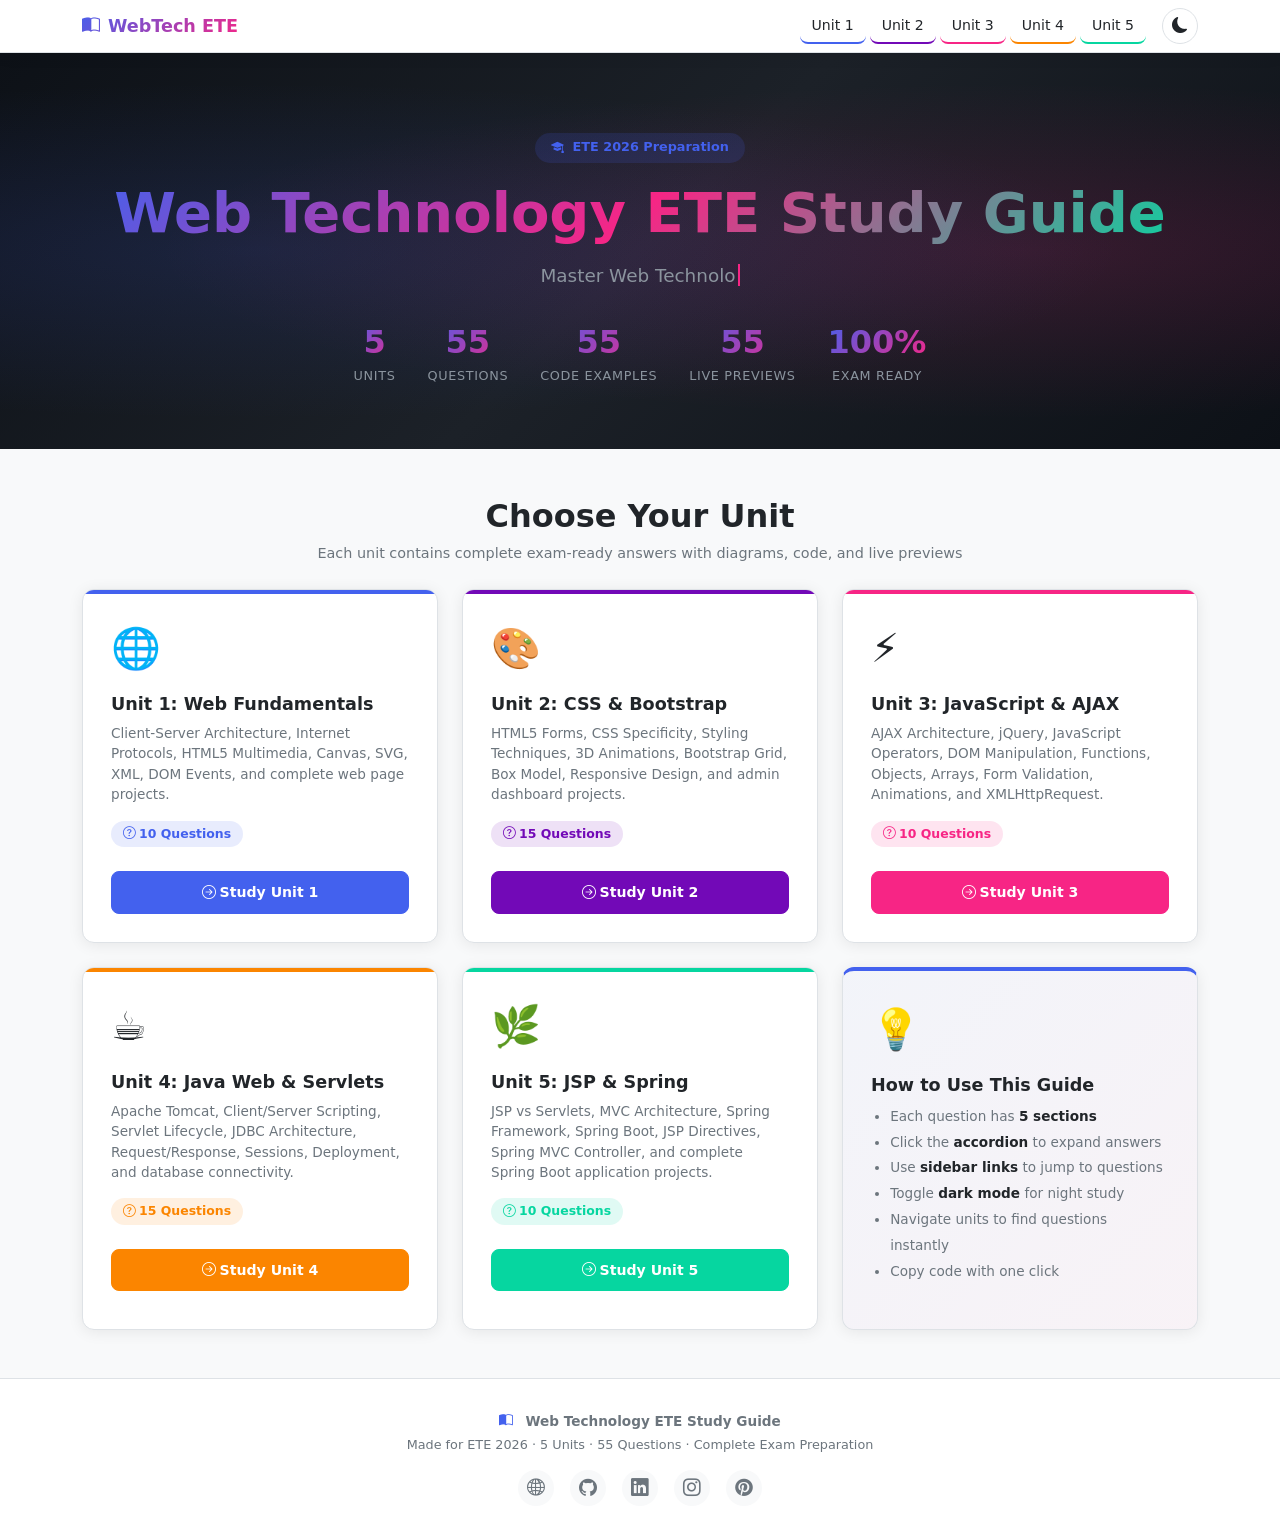
<file: index.html>
<!DOCTYPE html>
<html lang="en">
<head>
  <meta charset="UTF-8">
  <meta name="viewport" content="width=device-width, initial-scale=1.0">
  <title>Web Technology ETE Study Guide</title>
  <link rel="stylesheet" href="https://cdn.jsdelivr.net/npm/bootstrap@5.3.3/dist/css/bootstrap.min.css">
  <link rel="stylesheet" href="https://cdn.jsdelivr.net/npm/bootstrap-icons@1.11.3/font/bootstrap-icons.min.css">
  <link rel="stylesheet" href="assets/css/style.css">
</head>
<body>

<div id="progress-bar"></div>

<!-- Navbar -->
<nav class="navbar navbar-expand-lg sticky-top main-navbar">
  <div class="container">
    <a class="navbar-brand" href="index.html">
      <i class="bi bi-book-half me-2"></i>WebTech ETE
    </a>
    <button class="navbar-toggler border-0" type="button" data-bs-toggle="collapse" data-bs-target="#mainNav">
      <span class="navbar-toggler-icon"></span>
    </button>
    <div class="collapse navbar-collapse" id="mainNav">
      <ul class="navbar-nav ms-auto align-items-center gap-1 mb-2 mb-lg-0">
        <li class="nav-item"><a class="nav-link u1" href="unit1/index.html">Unit 1</a></li>
        <li class="nav-item"><a class="nav-link u2" href="unit2/index.html">Unit 2</a></li>
        <li class="nav-item"><a class="nav-link u3" href="unit3/index.html">Unit 3</a></li>
        <li class="nav-item"><a class="nav-link u4" href="unit4/index.html">Unit 4</a></li>
        <li class="nav-item"><a class="nav-link u5" href="unit5/index.html">Unit 5</a></li>
      </ul>
    </div>
    <button id="theme-toggle" class="ms-3">
      <i class="bi bi-moon-fill"></i>
    </button>
  </div>
</nav>

<!-- Hero -->
<section class="hero-section">
  <div class="container position-relative">
    <div class="mb-3">
      <span class="badge rounded-pill px-3 py-2" style="background:rgba(67,97,238,0.15);color:#4361ee;font-size:0.8rem;">
        <i class="bi bi-mortarboard-fill me-1"></i> ETE 2026 Preparation
      </span>
    </div>
    <h1 class="hero-title mb-3">Web Technology ETE Study Guide</h1>
    <p class="hero-subtitle mb-4">
      <span id="typewriter"></span><span class="cursor-blink"></span>
    </p>

    <!-- Stats -->
    <div class="stats-bar mt-4">
      <div class="stat-item">
        <div class="stat-number">5</div>
        <div class="stat-label">Units</div>
      </div>
      <div class="stat-item">
        <div class="stat-number">55</div>
        <div class="stat-label">Questions</div>
      </div>
      <div class="stat-item">
        <div class="stat-number">55</div>
        <div class="stat-label">Code Examples</div>
      </div>
      <div class="stat-item">
        <div class="stat-number">55</div>
        <div class="stat-label">Live Previews</div>
      </div>
      <div class="stat-item">
        <div class="stat-number">100%</div>
        <div class="stat-label">Exam Ready</div>
      </div>
    </div>
  </div>
</section>

<!-- Unit Cards -->
<section class="unit-cards-section">
  <div class="container">
    <h2 class="text-center fw-bold mb-2" style="color:var(--text-primary)">Choose Your Unit</h2>
    <p class="text-center mb-4" style="color:var(--text-secondary);font-size:0.9rem;">Each unit contains complete exam-ready answers with diagrams, code, and live previews</p>
    <div class="row g-4">

      <!-- Unit 1 -->
      <div class="col-sm-6 col-xl-4">
        <div class="unit-card u1">
          <span class="unit-icon">🌐</span>
          <h3>Unit 1: Web Fundamentals</h3>
          <p>Client-Server Architecture, Internet Protocols, HTML5 Multimedia, Canvas, SVG, XML, DOM Events, and complete web page projects.</p>
          <span class="unit-q-count"><i class="bi bi-question-circle me-1"></i>10 Questions</span>
          <br>
          <a href="unit1/index.html" class="btn btn-study mt-2">
            <i class="bi bi-arrow-right-circle me-1"></i>Study Unit 1
          </a>
        </div>
      </div>

      <!-- Unit 2 -->
      <div class="col-sm-6 col-xl-4">
        <div class="unit-card u2">
          <span class="unit-icon">🎨</span>
          <h3>Unit 2: CSS & Bootstrap</h3>
          <p>HTML5 Forms, CSS Specificity, Styling Techniques, 3D Animations, Bootstrap Grid, Box Model, Responsive Design, and admin dashboard projects.</p>
          <span class="unit-q-count"><i class="bi bi-question-circle me-1"></i>15 Questions</span>
          <br>
          <a href="unit2/index.html" class="btn btn-study mt-2">
            <i class="bi bi-arrow-right-circle me-1"></i>Study Unit 2
          </a>
        </div>
      </div>

      <!-- Unit 3 -->
      <div class="col-sm-6 col-xl-4">
        <div class="unit-card u3">
          <span class="unit-icon">⚡</span>
          <h3>Unit 3: JavaScript & AJAX</h3>
          <p>AJAX Architecture, jQuery, JavaScript Operators, DOM Manipulation, Functions, Objects, Arrays, Form Validation, Animations, and XMLHttpRequest.</p>
          <span class="unit-q-count"><i class="bi bi-question-circle me-1"></i>10 Questions</span>
          <br>
          <a href="unit3/index.html" class="btn btn-study mt-2">
            <i class="bi bi-arrow-right-circle me-1"></i>Study Unit 3
          </a>
        </div>
      </div>

      <!-- Unit 4 -->
      <div class="col-sm-6 col-xl-4">
        <div class="unit-card u4">
          <span class="unit-icon">☕</span>
          <h3>Unit 4: Java Web & Servlets</h3>
          <p>Apache Tomcat, Client/Server Scripting, Servlet Lifecycle, JDBC Architecture, Request/Response, Sessions, Deployment, and database connectivity.</p>
          <span class="unit-q-count"><i class="bi bi-question-circle me-1"></i>15 Questions</span>
          <br>
          <a href="unit4/index.html" class="btn btn-study mt-2">
            <i class="bi bi-arrow-right-circle me-1"></i>Study Unit 4
          </a>
        </div>
      </div>

      <!-- Unit 5 -->
      <div class="col-sm-6 col-xl-4">
        <div class="unit-card u5">
          <span class="unit-icon">🌿</span>
          <h3>Unit 5: JSP & Spring</h3>
          <p>JSP vs Servlets, MVC Architecture, Spring Framework, Spring Boot, JSP Directives, Spring MVC Controller, and complete Spring Boot application projects.</p>
          <span class="unit-q-count"><i class="bi bi-question-circle me-1"></i>10 Questions</span>
          <br>
          <a href="unit5/index.html" class="btn btn-study mt-2">
            <i class="bi bi-arrow-right-circle me-1"></i>Study Unit 5
          </a>
        </div>
      </div>

      <!-- Quick Tips card -->
      <div class="col-sm-6 col-xl-4">
        <div class="unit-card" style="border-top: 4px solid #4361ee; background: linear-gradient(135deg, rgba(67,97,238,0.03), rgba(247,37,133,0.03));">
          <span class="unit-icon">💡</span>
          <h3>How to Use This Guide</h3>
          <ul style="font-size:0.85rem;color:var(--text-secondary);padding-left:1.2rem;line-height:1.9;">
            <li>Each question has <strong style="color:var(--text-primary)">5 sections</strong></li>
            <li>Click the <strong style="color:var(--text-primary)">accordion</strong> to expand answers</li>
            <li>Use <strong style="color:var(--text-primary)">sidebar links</strong> to jump to questions</li>
            <li>Toggle <strong style="color:var(--text-primary)">dark mode</strong> for night study</li>
            <li>Navigate units to find questions instantly</li>
            <li>Copy code with one click</li>
          </ul>
        </div>
      </div>

    </div>
  </div>
</section>


<!-- Footer -->
<footer class="main-footer">
  <div class="container">
    <p class="mb-1">
      <i class="bi bi-book-half me-2" style="color:#4361ee;"></i>
      <strong>Web Technology ETE Study Guide</strong>
    </p>
    <p class="mb-0" style="font-size:0.8rem;">Made for ETE 2026 · 5 Units · 55 Questions · Complete Exam Preparation</p>
    <div class="footer-social-links mt-3">
      <a href="https://www.sandeepp.in" target="_blank" rel="noopener" title="Website"><i class="bi bi-globe2"></i></a>
      <a href="https://github.com/simplysandeepp" target="_blank" rel="noopener" title="GitHub"><i class="bi bi-github"></i></a>
      <a href="https://www.linkedin.com/in/simplysandeepp/" target="_blank" rel="noopener" title="LinkedIn"><i class="bi bi-linkedin"></i></a>
      <a href="https://www.instagram.com/simplysandeepp" target="_blank" rel="noopener" title="Instagram"><i class="bi bi-instagram"></i></a>
      <a href="https://in.pinterest.com/simplysandeepp/" target="_blank" rel="noopener" title="Pinterest"><i class="bi bi-pinterest"></i></a>
    </div>
  </div>
</footer>

<button id="back-to-top" title="Back to top">
  <i class="bi bi-arrow-up"></i>
</button>

<script src="https://cdn.jsdelivr.net/npm/bootstrap@5.3.3/dist/js/bootstrap.bundle.min.js"></script>
<script src="assets/js/main.js"></script>
</body>
</html>
</file>
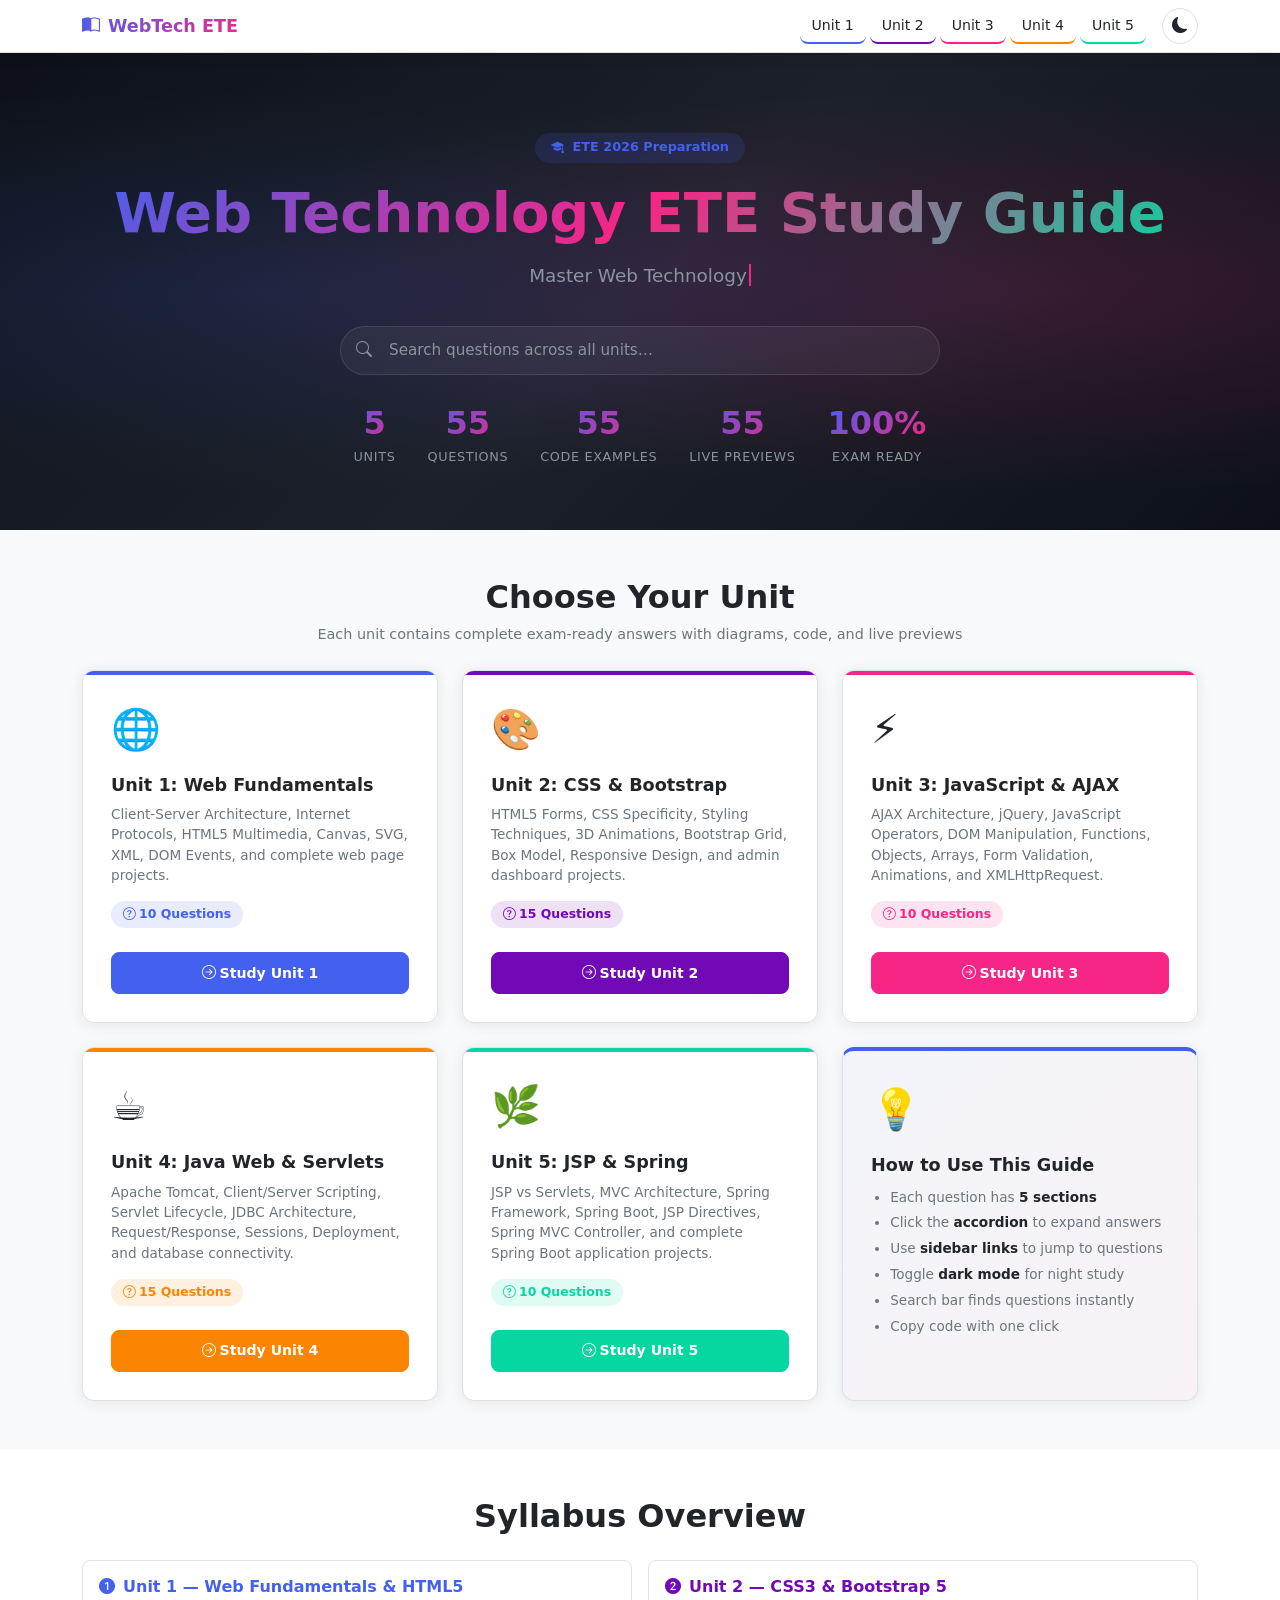
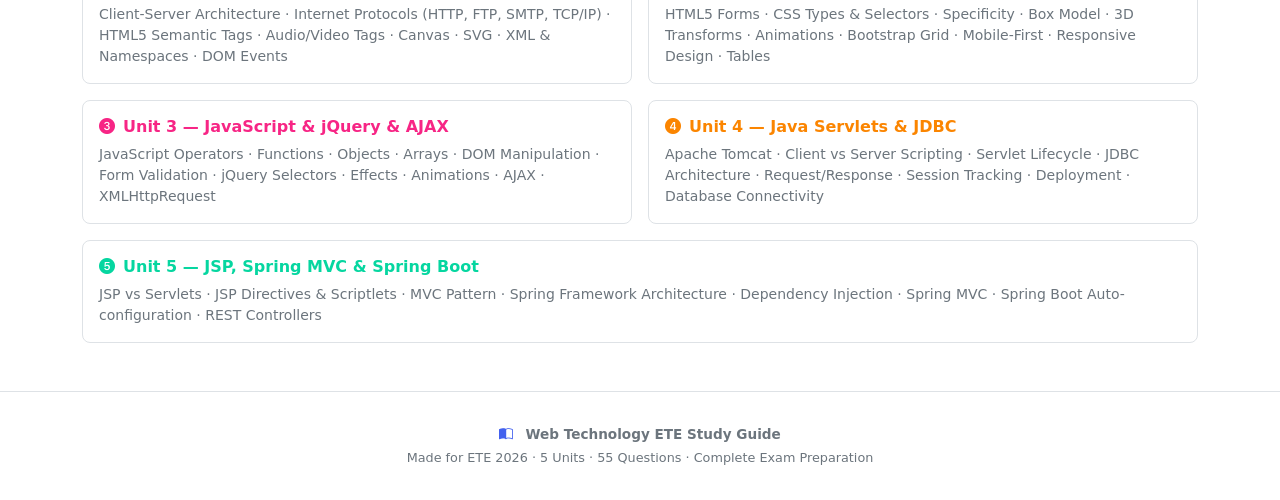
<file: web-tech-guide/index.html>
<!DOCTYPE html>
<html lang="en">
<head>
  <meta charset="UTF-8">
  <meta name="viewport" content="width=device-width, initial-scale=1.0">
  <title>Web Technology ETE Study Guide</title>
  <link rel="stylesheet" href="https://cdn.jsdelivr.net/npm/bootstrap@5.3.3/dist/css/bootstrap.min.css">
  <link rel="stylesheet" href="https://cdn.jsdelivr.net/npm/bootstrap-icons@1.11.3/font/bootstrap-icons.min.css">
  <link rel="stylesheet" href="assets/css/style.css">
</head>
<body>

<div id="progress-bar"></div>

<!-- Navbar -->
<nav class="navbar navbar-expand-lg sticky-top main-navbar">
  <div class="container">
    <a class="navbar-brand" href="index.html">
      <i class="bi bi-book-half me-2"></i>WebTech ETE
    </a>
    <button class="navbar-toggler border-0" type="button" data-bs-toggle="collapse" data-bs-target="#mainNav">
      <span class="navbar-toggler-icon"></span>
    </button>
    <div class="collapse navbar-collapse" id="mainNav">
      <ul class="navbar-nav ms-auto align-items-center gap-1 mb-2 mb-lg-0">
        <li class="nav-item"><a class="nav-link u1" href="unit1/index.html">Unit 1</a></li>
        <li class="nav-item"><a class="nav-link u2" href="unit2/index.html">Unit 2</a></li>
        <li class="nav-item"><a class="nav-link u3" href="unit3/index.html">Unit 3</a></li>
        <li class="nav-item"><a class="nav-link u4" href="unit4/index.html">Unit 4</a></li>
        <li class="nav-item"><a class="nav-link u5" href="unit5/index.html">Unit 5</a></li>
      </ul>
    </div>
    <button id="theme-toggle" class="ms-3" onclick="toggleTheme()">
      <i class="bi bi-moon-fill"></i>
    </button>
  </div>
</nav>

<!-- Hero -->
<section class="hero-section">
  <div class="container position-relative">
    <div class="mb-3">
      <span class="badge rounded-pill px-3 py-2" style="background:rgba(67,97,238,0.15);color:#4361ee;font-size:0.8rem;">
        <i class="bi bi-mortarboard-fill me-1"></i> ETE 2026 Preparation
      </span>
    </div>
    <h1 class="hero-title mb-3">Web Technology ETE Study Guide</h1>
    <p class="hero-subtitle mb-4">
      <span id="typewriter"></span><span class="cursor-blink"></span>
    </p>

    <!-- Search -->
    <div class="search-wrapper">
      <i class="bi bi-search search-icon"></i>
      <input type="text" id="global-search" placeholder="Search questions across all units…" autocomplete="off">
      <div id="search-results" style="display:none;position:absolute;width:100%;z-index:100;"></div>
    </div>

    <!-- Stats -->
    <div class="stats-bar mt-4">
      <div class="stat-item">
        <div class="stat-number">5</div>
        <div class="stat-label">Units</div>
      </div>
      <div class="stat-item">
        <div class="stat-number">55</div>
        <div class="stat-label">Questions</div>
      </div>
      <div class="stat-item">
        <div class="stat-number">55</div>
        <div class="stat-label">Code Examples</div>
      </div>
      <div class="stat-item">
        <div class="stat-number">55</div>
        <div class="stat-label">Live Previews</div>
      </div>
      <div class="stat-item">
        <div class="stat-number">100%</div>
        <div class="stat-label">Exam Ready</div>
      </div>
    </div>
  </div>
</section>

<!-- Unit Cards -->
<section class="unit-cards-section">
  <div class="container">
    <h2 class="text-center fw-bold mb-2" style="color:var(--text-primary)">Choose Your Unit</h2>
    <p class="text-center mb-4" style="color:var(--text-secondary);font-size:0.9rem;">Each unit contains complete exam-ready answers with diagrams, code, and live previews</p>
    <div class="row g-4">

      <!-- Unit 1 -->
      <div class="col-sm-6 col-xl-4">
        <div class="unit-card u1">
          <span class="unit-icon">🌐</span>
          <h3>Unit 1: Web Fundamentals</h3>
          <p>Client-Server Architecture, Internet Protocols, HTML5 Multimedia, Canvas, SVG, XML, DOM Events, and complete web page projects.</p>
          <span class="unit-q-count"><i class="bi bi-question-circle me-1"></i>10 Questions</span>
          <br>
          <a href="unit1/index.html" class="btn btn-study mt-2">
            <i class="bi bi-arrow-right-circle me-1"></i>Study Unit 1
          </a>
        </div>
      </div>

      <!-- Unit 2 -->
      <div class="col-sm-6 col-xl-4">
        <div class="unit-card u2">
          <span class="unit-icon">🎨</span>
          <h3>Unit 2: CSS & Bootstrap</h3>
          <p>HTML5 Forms, CSS Specificity, Styling Techniques, 3D Animations, Bootstrap Grid, Box Model, Responsive Design, and admin dashboard projects.</p>
          <span class="unit-q-count"><i class="bi bi-question-circle me-1"></i>15 Questions</span>
          <br>
          <a href="unit2/index.html" class="btn btn-study mt-2">
            <i class="bi bi-arrow-right-circle me-1"></i>Study Unit 2
          </a>
        </div>
      </div>

      <!-- Unit 3 -->
      <div class="col-sm-6 col-xl-4">
        <div class="unit-card u3">
          <span class="unit-icon">⚡</span>
          <h3>Unit 3: JavaScript & AJAX</h3>
          <p>AJAX Architecture, jQuery, JavaScript Operators, DOM Manipulation, Functions, Objects, Arrays, Form Validation, Animations, and XMLHttpRequest.</p>
          <span class="unit-q-count"><i class="bi bi-question-circle me-1"></i>10 Questions</span>
          <br>
          <a href="unit3/index.html" class="btn btn-study mt-2">
            <i class="bi bi-arrow-right-circle me-1"></i>Study Unit 3
          </a>
        </div>
      </div>

      <!-- Unit 4 -->
      <div class="col-sm-6 col-xl-4">
        <div class="unit-card u4">
          <span class="unit-icon">☕</span>
          <h3>Unit 4: Java Web & Servlets</h3>
          <p>Apache Tomcat, Client/Server Scripting, Servlet Lifecycle, JDBC Architecture, Request/Response, Sessions, Deployment, and database connectivity.</p>
          <span class="unit-q-count"><i class="bi bi-question-circle me-1"></i>15 Questions</span>
          <br>
          <a href="unit4/index.html" class="btn btn-study mt-2">
            <i class="bi bi-arrow-right-circle me-1"></i>Study Unit 4
          </a>
        </div>
      </div>

      <!-- Unit 5 -->
      <div class="col-sm-6 col-xl-4">
        <div class="unit-card u5">
          <span class="unit-icon">🌿</span>
          <h3>Unit 5: JSP & Spring</h3>
          <p>JSP vs Servlets, MVC Architecture, Spring Framework, Spring Boot, JSP Directives, Spring MVC Controller, and complete Spring Boot application projects.</p>
          <span class="unit-q-count"><i class="bi bi-question-circle me-1"></i>10 Questions</span>
          <br>
          <a href="unit5/index.html" class="btn btn-study mt-2">
            <i class="bi bi-arrow-right-circle me-1"></i>Study Unit 5
          </a>
        </div>
      </div>

      <!-- Quick Tips card -->
      <div class="col-sm-6 col-xl-4">
        <div class="unit-card" style="border-top: 4px solid #4361ee; background: linear-gradient(135deg, rgba(67,97,238,0.03), rgba(247,37,133,0.03));">
          <span class="unit-icon">💡</span>
          <h3>How to Use This Guide</h3>
          <ul style="font-size:0.85rem;color:var(--text-secondary);padding-left:1.2rem;line-height:1.9;">
            <li>Each question has <strong style="color:var(--text-primary)">5 sections</strong></li>
            <li>Click the <strong style="color:var(--text-primary)">accordion</strong> to expand answers</li>
            <li>Use <strong style="color:var(--text-primary)">sidebar links</strong> to jump to questions</li>
            <li>Toggle <strong style="color:var(--text-primary)">dark mode</strong> for night study</li>
            <li>Search bar finds questions instantly</li>
            <li>Copy code with one click</li>
          </ul>
        </div>
      </div>

    </div>
  </div>
</section>

<!-- Syllabus Overview -->
<section class="py-5" style="background:var(--bg-secondary);">
  <div class="container">
    <h2 class="text-center fw-bold mb-4" style="color:var(--text-primary)">Syllabus Overview</h2>
    <div class="row g-3">
      <div class="col-md-6">
        <div class="p-3 rounded-3 border" style="background:var(--bg-card);">
          <h6 class="fw-bold text-unit1"><i class="bi bi-1-circle-fill me-2"></i>Unit 1 — Web Fundamentals & HTML5</h6>
          <p class="small mb-0" style="color:var(--text-secondary)">Client-Server Architecture · Internet Protocols (HTTP, FTP, SMTP, TCP/IP) · HTML5 Semantic Tags · Audio/Video Tags · Canvas · SVG · XML & Namespaces · DOM Events</p>
        </div>
      </div>
      <div class="col-md-6">
        <div class="p-3 rounded-3 border" style="background:var(--bg-card);">
          <h6 class="fw-bold text-unit2"><i class="bi bi-2-circle-fill me-2"></i>Unit 2 — CSS3 & Bootstrap 5</h6>
          <p class="small mb-0" style="color:var(--text-secondary)">HTML5 Forms · CSS Types & Selectors · Specificity · Box Model · 3D Transforms · Animations · Bootstrap Grid · Mobile-First · Responsive Design · Tables</p>
        </div>
      </div>
      <div class="col-md-6">
        <div class="p-3 rounded-3 border" style="background:var(--bg-card);">
          <h6 class="fw-bold text-unit3"><i class="bi bi-3-circle-fill me-2"></i>Unit 3 — JavaScript & jQuery & AJAX</h6>
          <p class="small mb-0" style="color:var(--text-secondary)">JavaScript Operators · Functions · Objects · Arrays · DOM Manipulation · Form Validation · jQuery Selectors · Effects · Animations · AJAX · XMLHttpRequest</p>
        </div>
      </div>
      <div class="col-md-6">
        <div class="p-3 rounded-3 border" style="background:var(--bg-card);">
          <h6 class="fw-bold text-unit4"><i class="bi bi-4-circle-fill me-2"></i>Unit 4 — Java Servlets & JDBC</h6>
          <p class="small mb-0" style="color:var(--text-secondary)">Apache Tomcat · Client vs Server Scripting · Servlet Lifecycle · JDBC Architecture · Request/Response · Session Tracking · Deployment · Database Connectivity</p>
        </div>
      </div>
      <div class="col-md-12">
        <div class="p-3 rounded-3 border" style="background:var(--bg-card);">
          <h6 class="fw-bold text-unit5"><i class="bi bi-5-circle-fill me-2"></i>Unit 5 — JSP, Spring MVC & Spring Boot</h6>
          <p class="small mb-0" style="color:var(--text-secondary)">JSP vs Servlets · JSP Directives & Scriptlets · MVC Pattern · Spring Framework Architecture · Dependency Injection · Spring MVC · Spring Boot Auto-configuration · REST Controllers</p>
        </div>
      </div>
    </div>
  </div>
</section>

<!-- Footer -->
<footer class="main-footer">
  <div class="container">
    <p class="mb-1">
      <i class="bi bi-book-half me-2" style="color:#4361ee;"></i>
      <strong>Web Technology ETE Study Guide</strong>
    </p>
    <p class="mb-0" style="font-size:0.8rem;">Made for ETE 2026 · 5 Units · 55 Questions · Complete Exam Preparation</p>
  </div>
</footer>

<button id="back-to-top" title="Back to top">
  <i class="bi bi-arrow-up"></i>
</button>

<script src="https://cdn.jsdelivr.net/npm/bootstrap@5.3.3/dist/js/bootstrap.bundle.min.js"></script>
<script src="assets/js/main.js"></script>
</body>
</html>
</file>
<file: assets/css/style.css>
/* ============================================================
   Web Technology ETE Study Guide — Custom Styles
   ============================================================ */

/* ---------- CSS Variables / Theme ---------- */
:root {
  --bg-primary: #f8f9fa;
  --bg-secondary: #ffffff;
  --bg-card: #ffffff;
  --text-primary: #212529;
  --text-secondary: #6c757d;
  --border-color: #dee2e6;
  --sidebar-bg: #ffffff;
  --navbar-bg: #ffffff;
  --code-bg: #282c34;
  --progress-bg: #e9ecef;
  --shadow: 0 2px 15px rgba(0,0,0,0.08);
  --shadow-hover: 0 8px 30px rgba(0,0,0,0.15);
  --radius: 12px;

  /* Unit accent colors */
  --unit1: #4361ee;
  --unit2: #7209b7;
  --unit3: #f72585;
  --unit4: #fb8500;
  --unit5: #06d6a0;

  /* Active accent (overridden per unit via body[data-unit]) */
  --accent: #4361ee;
  --accent-soft: rgba(67,97,238,0.10);
  --accent-softer: rgba(67,97,238,0.07);
}

/* Per-unit accent theming — set <body data-unit="N"> on each unit page */
body[data-unit="1"] { --accent: var(--unit1); --accent-soft: rgba(67,97,238,0.12);  --accent-softer: rgba(67,97,238,0.07); }
body[data-unit="2"] { --accent: var(--unit2); --accent-soft: rgba(114,9,183,0.12);  --accent-softer: rgba(114,9,183,0.07); }
body[data-unit="3"] { --accent: var(--unit3); --accent-soft: rgba(247,37,133,0.12);  --accent-softer: rgba(247,37,133,0.07); }
body[data-unit="4"] { --accent: var(--unit4); --accent-soft: rgba(251,133,0,0.12);   --accent-softer: rgba(251,133,0,0.07); }
body[data-unit="5"] { --accent: var(--unit5); --accent-soft: rgba(6,214,160,0.12);   --accent-softer: rgba(6,214,160,0.07); }

[data-theme="dark"] {
  --bg-primary: #0d1117;
  --bg-secondary: #161b22;
  --bg-card: #1c2128;
  --text-primary: #e6edf3;
  --text-secondary: #8b949e;
  --border-color: #30363d;
  --sidebar-bg: #161b22;
  --navbar-bg: #161b22;
  --progress-bg: #21262d;
  --shadow: 0 2px 15px rgba(0,0,0,0.4);
  --shadow-hover: 0 8px 30px rgba(0,0,0,0.6);
}

/* ---------- Base ---------- */
* { box-sizing: border-box; }

body {
  background-color: var(--bg-primary);
  color: var(--text-primary);
  font-family: 'Segoe UI', system-ui, -apple-system, sans-serif;
  transition: background-color 0.3s ease, color 0.3s ease;
  margin: 0;
}

a { color: inherit; text-decoration: none; }

/* ---------- Progress Bar ---------- */
#progress-bar {
  position: fixed;
  top: 0;
  left: 0;
  height: 3px;
  width: 0%;
  background: linear-gradient(90deg, #4361ee, #f72585);
  z-index: 9999;
  transition: width 0.1s linear;
}

/* ---------- Navbar ---------- */
.main-navbar {
  background-color: var(--navbar-bg) !important;
  border-bottom: 1px solid var(--border-color);
  box-shadow: var(--shadow);
}

.main-navbar .navbar-brand {
  font-weight: 700;
  font-size: 1.1rem;
  background: linear-gradient(135deg, #4361ee, #f72585);
  -webkit-background-clip: text;
  -webkit-text-fill-color: transparent;
  background-clip: text;
}

.main-navbar .nav-link {
  color: var(--text-primary) !important;
  font-weight: 500;
  font-size: 0.88rem;
  padding: 0.4rem 0.75rem !important;
  border-radius: 8px;
  transition: background 0.2s;
}
.main-navbar .nav-link:hover { background: rgba(67,97,238,0.1); }

.nav-link.u1 { border-bottom: 2px solid var(--unit1); }
.nav-link.u2 { border-bottom: 2px solid var(--unit2); }
.nav-link.u3 { border-bottom: 2px solid var(--unit3); }
.nav-link.u4 { border-bottom: 2px solid var(--unit4); }
.nav-link.u5 { border-bottom: 2px solid var(--unit5); }

/* ---------- Theme Toggle ---------- */
#theme-toggle {
  background: none;
  border: 1px solid var(--border-color);
  color: var(--text-primary);
  border-radius: 50%;
  width: 36px;
  height: 36px;
  font-size: 1rem;
  cursor: pointer;
  display: flex;
  align-items: center;
  justify-content: center;
  transition: all 0.2s;
}
#theme-toggle:hover { background: var(--bg-primary); }

/* ---------- Sidebar ---------- */
.sidebar {
  position: sticky;
  top: 70px;
  height: calc(100vh - 70px);
  overflow-y: auto;
  background: var(--sidebar-bg);
  border-right: 1px solid var(--border-color);
  padding: 1rem 0;
  scrollbar-width: thin;
  scrollbar-color: var(--border-color) transparent;
}

.sidebar::-webkit-scrollbar { width: 4px; }
.sidebar::-webkit-scrollbar-thumb { background: var(--border-color); border-radius: 4px; }

.sidebar-heading {
  font-size: 0.7rem;
  font-weight: 700;
  text-transform: uppercase;
  letter-spacing: 0.1em;
  color: var(--text-secondary);
  padding: 0.5rem 1.25rem;
  margin-top: 0.75rem;
}

.sidebar .nav-link {
  color: var(--text-secondary) !important;
  font-size: 0.82rem;
  padding: 0.35rem 1.25rem !important;
  border-left: 3px solid transparent;
  transition: all 0.2s;
  white-space: normal;
  line-height: 1.4;
}
.sidebar .nav-link:hover {
  color: var(--text-primary) !important;
  background: var(--accent-softer);
  border-left-color: var(--accent);
}
.sidebar .nav-link.active {
  color: var(--accent) !important;
  background: var(--accent-soft);
  border-left-color: var(--accent);
  font-weight: 600;
}

/* ---------- Sidebar Mobile Overlay ---------- */
.sidebar-backdrop {
  display: none;
  position: fixed;
  inset: 0;
  background: rgba(0,0,0,0.5);
  z-index: 1040;
  opacity: 0;
  transition: opacity 0.3s ease;
}
.sidebar-backdrop.show {
  display: block;
  opacity: 1;
}

.sidebar-toggle-btn {
  display: none;
  position: fixed;
  bottom: 80px;
  right: 20px;
  z-index: 1030;
  background: var(--accent);
  color: #fff;
  border: none;
  border-radius: 50px;
  padding: 10px 18px;
  font-size: 0.82rem;
  font-weight: 600;
  box-shadow: 0 4px 15px rgba(0,0,0,0.3);
  cursor: pointer;
  align-items: center;
  gap: 6px;
  transition: all 0.2s;
}
.sidebar-toggle-btn:hover { transform: translateY(-2px); box-shadow: 0 6px 20px rgba(0,0,0,0.4); }
.sidebar-toggle-btn i { font-size: 1rem; }

.sidebar-close-btn {
  display: none;
  position: absolute;
  top: 12px;
  right: 12px;
  background: var(--accent);
  color: #fff;
  border: none;
  border-radius: 50%;
  width: 32px;
  height: 32px;
  font-size: 1.1rem;
  cursor: pointer;
  align-items: center;
  justify-content: center;
  z-index: 1070;
}

@media (max-width: 991.98px) {
  .sidebar {
    position: fixed !important;
    top: 0;
    left: -300px;
    width: 280px;
    height: 100vh;
    height: 100dvh;
    z-index: 1050;
    transition: left 0.3s ease;
    box-shadow: 4px 0 20px rgba(0,0,0,0.2);
    padding-top: 60px;
    border-right: 1px solid var(--border-color);
    overflow-y: auto;
  }
  .sidebar.open {
    left: 0;
  }
  .sidebar-toggle-btn {
    display: flex;
  }
  .sidebar-close-btn {
    display: flex;
  }
}

/* ---------- Hero Section ---------- */
.hero-section {
  background: linear-gradient(135deg, #0d1117 0%, #1c2128 50%, #0d1117 100%);
  color: #e6edf3;
  padding: 5rem 0 4rem;
  text-align: center;
  position: relative;
  overflow: hidden;
}
.hero-section::before {
  content: '';
  position: absolute;
  inset: 0;
  background: radial-gradient(ellipse at 20% 50%, rgba(67,97,238,0.15) 0%, transparent 60%),
              radial-gradient(ellipse at 80% 50%, rgba(247,37,133,0.15) 0%, transparent 60%);
}
.hero-title {
  font-size: clamp(2rem, 5vw, 3.5rem);
  font-weight: 800;
  background: linear-gradient(135deg, #4361ee, #f72585, #06d6a0);
  -webkit-background-clip: text;
  -webkit-text-fill-color: transparent;
  background-clip: text;
  position: relative;
}
.hero-subtitle {
  font-size: 1.15rem;
  color: #8b949e;
  min-height: 2rem;
  position: relative;
}
.cursor-blink {
  display: inline-block;
  width: 2px;
  height: 1.2em;
  background: #f72585;
  animation: blink 0.8s step-end infinite;
  vertical-align: text-bottom;
  margin-left: 2px;
}
@keyframes blink { 50% { opacity: 0; } }

.stats-bar {
  display: flex;
  justify-content: center;
  gap: 2rem;
  flex-wrap: wrap;
  margin-top: 2rem;
  position: relative;
}
.stat-item {
  text-align: center;
}
.stat-number {
  font-size: 2rem;
  font-weight: 800;
  background: linear-gradient(135deg, #4361ee, #f72585);
  -webkit-background-clip: text;
  -webkit-text-fill-color: transparent;
  background-clip: text;
}
.stat-label {
  font-size: 0.8rem;
  color: #8b949e;
  text-transform: uppercase;
  letter-spacing: 0.05em;
}

/* ---------- Search Bar (removed) ---------- */

/* ---------- Unit Cards ---------- */
.unit-cards-section { padding: 3rem 0; }

.unit-card {
  background: var(--bg-card);
  border: 1px solid var(--border-color);
  border-radius: var(--radius);
  padding: 1.75rem;
  height: 100%;
  transition: transform 0.25s, box-shadow 0.25s;
  box-shadow: var(--shadow);
  position: relative;
  overflow: hidden;
}
.unit-card::before {
  content: '';
  position: absolute;
  top: 0; left: 0; right: 0;
  height: 4px;
}
.unit-card:hover { transform: translateY(-5px); box-shadow: var(--shadow-hover); }

.unit-card.u1::before { background: var(--unit1); }
.unit-card.u2::before { background: var(--unit2); }
.unit-card.u3::before { background: var(--unit3); }
.unit-card.u4::before { background: var(--unit4); }
.unit-card.u5::before { background: var(--unit5); }

.unit-icon {
  font-size: 2.5rem;
  margin-bottom: 1rem;
  display: block;
}
.unit-card h3 {
  font-size: 1.1rem;
  font-weight: 700;
  margin-bottom: 0.5rem;
}
.unit-card p {
  font-size: 0.85rem;
  color: var(--text-secondary);
  margin-bottom: 1rem;
}
.unit-q-count {
  font-size: 0.78rem;
  font-weight: 600;
  padding: 0.25rem 0.75rem;
  border-radius: 50px;
  display: inline-block;
  margin-bottom: 1rem;
}
.u1 .unit-q-count { background: rgba(67,97,238,0.12); color: var(--unit1); }
.u2 .unit-q-count { background: rgba(114,9,183,0.12); color: var(--unit2); }
.u3 .unit-q-count { background: rgba(247,37,133,0.12); color: var(--unit3); }
.u4 .unit-q-count { background: rgba(251,133,0,0.12); color: var(--unit4); }
.u5 .unit-q-count { background: rgba(6,214,160,0.12); color: var(--unit5); }

.btn-study {
  width: 100%;
  border-radius: 8px;
  font-weight: 600;
  font-size: 0.88rem;
  padding: 0.6rem;
}
.u1 .btn-study { background: var(--unit1); border-color: var(--unit1); color: white; }
.u2 .btn-study { background: var(--unit2); border-color: var(--unit2); color: white; }
.u3 .btn-study { background: var(--unit3); border-color: var(--unit3); color: white; }
.u4 .btn-study { background: var(--unit4); border-color: var(--unit4); color: white; }
.u5 .btn-study { background: var(--unit5); border-color: var(--unit5); color: white; }
.btn-study:hover { opacity: 0.88; color: white; }

/* ---------- Unit Page Hero ---------- */
.unit-hero {
  padding: 2rem 0 1.5rem;
  border-bottom: 1px solid var(--border-color);
  background: var(--bg-secondary);
}
.unit-hero h1 {
  font-size: clamp(1.5rem, 3vw, 2.2rem);
  font-weight: 800;
}
.unit-badge {
  font-size: 0.78rem;
  font-weight: 600;
  padding: 0.3rem 0.8rem;
  border-radius: 50px;
}

/* ---------- Content Area ---------- */
.content-area {
  padding: 2rem 0;
}

/* ---------- Question Section ---------- */
.question-section {
  margin-bottom: 2.5rem;
  scroll-margin-top: 80px;
}
.question-number {
  font-size: 0.78rem;
  font-weight: 700;
  text-transform: uppercase;
  letter-spacing: 0.1em;
  color: var(--text-secondary);
  margin-bottom: 0.4rem;
}
.question-title {
  font-size: 1.15rem;
  font-weight: 700;
  color: var(--text-primary);
  margin-bottom: 1rem;
}

/* ---------- Accordion ---------- */
.accordion-item {
  background: var(--bg-card) !important;
  border: 1px solid var(--border-color) !important;
  border-radius: var(--radius) !important;
  margin-bottom: 0.75rem;
  overflow: hidden;
}
.accordion-button {
  background: var(--bg-card) !important;
  color: var(--text-primary) !important;
  font-weight: 600;
  font-size: 0.92rem;
  border-radius: 0 !important;
  box-shadow: none !important;
}
.accordion-button:not(.collapsed) {
  border-bottom: 1px solid var(--border-color);
}
.accordion-button::after {
  filter: var(--btn-icon-filter, none);
}
[data-theme="dark"] .accordion-button::after {
  filter: invert(1);
}
.accordion-body {
  background: var(--bg-card);
  color: var(--text-primary);
  padding: 1.5rem;
}

/* ---------- Section Tabs inside Accordion ---------- */
.section-label {
  font-size: 0.78rem;
  font-weight: 700;
  text-transform: uppercase;
  letter-spacing: 0.1em;
  padding: 0.4rem 1rem;
  border-radius: 50px;
  display: inline-flex;
  align-items: center;
  gap: 0.4rem;
  margin-bottom: 1rem;
}
.section-label.definition { background: rgba(67,97,238,0.1); color: #4361ee; }
.section-label.diagram    { background: rgba(6,214,160,0.1); color: #06d6a0; }
.section-label.code       { background: rgba(247,37,133,0.1); color: #f72585; }
.section-label.preview    { background: rgba(251,133,0,0.1); color: #fb8500; }
.section-label.tips       { background: rgba(114,9,183,0.1); color: #7209b7; }

.section-divider {
  border: none;
  border-top: 1px solid var(--border-color);
  margin: 1.5rem 0;
}

/* ---------- Flow Diagrams ---------- */
.flow-diagram {
  display: flex;
  align-items: center;
  justify-content: center;
  flex-wrap: wrap;
  gap: 0.5rem;
  padding: 1.5rem;
  background: var(--bg-primary);
  border: 1px solid var(--border-color);
  border-radius: var(--radius);
  margin: 1rem 0;
}
.flow-diagram.vertical {
  flex-direction: column;
}
.flow-box {
  padding: 0.6rem 1.2rem;
  border-radius: 8px;
  font-size: 0.82rem;
  font-weight: 600;
  text-align: center;
  min-width: 130px;
  border: 2px solid;
  box-shadow: 0 2px 8px rgba(0,0,0,0.1);
}
.flow-box.client   { background: rgba(67,97,238,0.1);  border-color: #4361ee; color: #4361ee; }
.flow-box.server   { background: rgba(6,214,160,0.1);  border-color: #06d6a0; color: #06d6a0; }
.flow-box.db       { background: rgba(251,133,0,0.1);  border-color: #fb8500; color: #fb8500; }
.flow-box.process  { background: rgba(247,37,133,0.1); border-color: #f72585; color: #f72585; }
.flow-box.app      { background: rgba(114,9,183,0.1);  border-color: #7209b7; color: #7209b7; }
.flow-box.neutral  { background: var(--bg-secondary); border-color: var(--border-color); color: var(--text-primary); }
.flow-box.green    { background: rgba(25,135,84,0.1);  border-color: #198754; color: #198754; }
.flow-box.orange   { background: rgba(255,165,0,0.1);  border-color: orange; color: orange; }
.flow-box.red      { background: rgba(220,53,69,0.1);  border-color: #dc3545; color: #dc3545; }
.flow-box.cyan     { background: rgba(13,202,240,0.1); border-color: #0dcaf0; color: #0dcaf0; }

.flow-arrow {
  font-size: 1.4rem;
  color: var(--text-secondary);
  font-weight: bold;
  line-height: 1;
}

.flow-label {
  font-size: 0.7rem;
  color: var(--text-secondary);
  text-align: center;
  margin-top: 0.25rem;
}

.diagram-grid {
  display: grid;
  gap: 0.5rem;
}

/* Lifecycle diagram */
.lifecycle-step {
  display: flex;
  align-items: center;
  gap: 1rem;
  padding: 0.6rem 1rem;
  border-radius: 8px;
  border-left: 4px solid;
  background: var(--bg-primary);
  font-size: 0.85rem;
}
.lifecycle-step .step-num {
  font-weight: 800;
  font-size: 1.1rem;
  min-width: 24px;
}

/* Architecture layers */
.arch-layer {
  padding: 0.7rem 1.5rem;
  border-radius: 8px;
  text-align: center;
  font-size: 0.85rem;
  font-weight: 600;
  margin: 0.2rem 0;
  border: 1px solid;
}

/* ---------- Code Block ---------- */
.code-wrapper {
  position: relative;
  margin: 1rem 0;
  border-radius: var(--radius);
  overflow: hidden;
}
.code-header {
  display: flex;
  align-items: center;
  justify-content: space-between;
  background: #1e222a;
  padding: 0.6rem 1rem;
  font-size: 0.78rem;
  color: #8b949e;
}
.code-dots span {
  display: inline-block;
  width: 12px; height: 12px;
  border-radius: 50%;
  margin-right: 4px;
}
.code-dots span:nth-child(1) { background: #ff5f56; }
.code-dots span:nth-child(2) { background: #ffbd2e; }
.code-dots span:nth-child(3) { background: #27c93f; }

.copy-btn {
  background: transparent;
  border: 1px solid #444;
  color: #8b949e;
  border-radius: 6px;
  padding: 0.25rem 0.6rem;
  font-size: 0.75rem;
  cursor: pointer;
  display: flex;
  align-items: center;
  gap: 0.3rem;
  transition: all 0.2s;
}
.copy-btn:hover { background: rgba(255,255,255,0.1); color: #e6edf3; }
.copy-btn.copied { border-color: #27c93f; color: #27c93f; }

.code-wrapper pre {
  margin: 0;
  border-radius: 0 0 var(--radius) var(--radius);
  max-height: 420px;
  overflow-y: auto;
}
.code-wrapper pre code {
  font-size: 0.83rem;
  line-height: 1.6;
}

/* ---------- Live Preview ---------- */
.preview-container {
  border: 1px solid var(--border-color);
  border-radius: var(--radius);
  overflow: hidden;
  margin: 1rem 0;
}
.preview-header {
  display: flex;
  align-items: center;
  justify-content: space-between;
  background: var(--bg-secondary);
  padding: 0.6rem 1rem;
  font-size: 0.82rem;
  font-weight: 600;
  border-bottom: 1px solid var(--border-color);
  color: var(--text-secondary);
}
.preview-header .bi-circle-fill { font-size: 0.5rem; }
.refresh-btn {
  background: transparent;
  border: 1px solid var(--border-color);
  color: var(--text-secondary);
  border-radius: 6px;
  padding: 0.2rem 0.6rem;
  font-size: 0.75rem;
  cursor: pointer;
  transition: all 0.2s;
}
.refresh-btn:hover { background: var(--bg-primary); }
.preview-frame {
  width: 100%;
  border: none;
  background: white;
  min-height: 200px;
}

/* ---------- Terminal Output ---------- */
.terminal-output {
  background: #0d1117;
  border: 1px solid #30363d;
  border-radius: var(--radius);
  overflow: hidden;
  margin: 1rem 0;
  font-family: 'Courier New', monospace;
}
.terminal-header {
  background: #161b22;
  padding: 0.6rem 1rem;
  display: flex;
  align-items: center;
  gap: 0.5rem;
  border-bottom: 1px solid #30363d;
}
.terminal-header span { color: #8b949e; font-size: 0.78rem; }
.terminal-dot { width: 10px; height: 10px; border-radius: 50%; }
.terminal-dot.red { background: #ff5f56; }
.terminal-dot.yellow { background: #ffbd2e; }
.terminal-dot.green { background: #27c93f; }
.terminal-body {
  padding: 1rem;
  color: #e6edf3;
  font-size: 0.82rem;
  line-height: 1.7;
}
.terminal-body .prompt { color: #27c93f; }
.terminal-body .output { color: #8b949e; }
.terminal-body .success { color: #27c93f; }
.terminal-body .error { color: #ff5f56; }
.terminal-body .info { color: #0dcaf0; }
.terminal-body .warn { color: #ffbd2e; }

/* ---------- Exam Tips ---------- */
.exam-tips {
  background: linear-gradient(135deg, rgba(114,9,183,0.05), rgba(67,97,238,0.05));
  border: 1px solid rgba(114,9,183,0.2);
  border-radius: var(--radius);
  padding: 1.25rem 1.5rem;
}
.exam-tips ul { margin: 0; padding-left: 1.25rem; }
.exam-tips li { margin-bottom: 0.5rem; font-size: 0.88rem; }
.mnemonic {
  background: rgba(247,37,133,0.07);
  border-left: 3px solid #f72585;
  padding: 0.5rem 1rem;
  border-radius: 0 8px 8px 0;
  font-size: 0.85rem;
  font-style: italic;
  margin-top: 0.75rem;
  font-weight: 600;
}

/* ---------- Back to Top ---------- */
#back-to-top {
  position: fixed;
  bottom: 2rem;
  right: 2rem;
  width: 44px;
  height: 44px;
  background: linear-gradient(135deg, #4361ee, #f72585);
  color: white;
  border: none;
  border-radius: 50%;
  font-size: 1.1rem;
  cursor: pointer;
  box-shadow: 0 4px 15px rgba(67,97,238,0.4);
  display: none;
  align-items: center;
  justify-content: center;
  z-index: 1000;
  transition: all 0.2s;
}
#back-to-top.visible { display: flex; }
#back-to-top:hover { transform: translateY(-3px); box-shadow: 0 6px 20px rgba(67,97,238,0.5); }

/* ---------- Footer ---------- */
.main-footer {
  background: var(--bg-secondary);
  border-top: 1px solid var(--border-color);
  padding: 2rem 0;
  text-align: center;
  color: var(--text-secondary);
  font-size: 0.85rem;
}
.footer-social-links {
  display: flex;
  justify-content: center;
  gap: 1rem;
}
.footer-social-links a {
  display: inline-flex;
  align-items: center;
  justify-content: center;
  width: 36px;
  height: 36px;
  border-radius: 50%;
  color: var(--text-secondary);
  background: var(--bg-primary);
  transition: all 0.2s;
  text-decoration: none;
  font-size: 1.1rem;
}
.footer-social-links a:hover {
  color: #fff;
  background: #4361ee;
  transform: translateY(-2px);
}

/* ---------- Utility ---------- */
.text-unit1 { color: var(--unit1) !important; }
.text-unit2 { color: var(--unit2) !important; }
.text-unit3 { color: var(--unit3) !important; }
.text-unit4 { color: var(--unit4) !important; }
.text-unit5 { color: var(--unit5) !important; }

.definition-content p,
.definition-content ul li {
  font-size: 0.9rem;
  line-height: 1.75;
}
.definition-content ul { padding-left: 1.4rem; }
.definition-content strong { color: var(--text-primary); }

/* ---------- Responsive ---------- */
@media (max-width: 767.98px) {
  .hero-section { padding: 3rem 0 2.5rem; }
  .stats-bar { gap: 0.75rem; }
  .stat-number { font-size: 1.5rem; }
  .stat-item { min-width: 70px; }
  .accordion-body { padding: 1rem; }
  .flow-diagram { padding: 0.75rem; gap: 0.3rem; }
  .flow-box { min-width: 80px; font-size: 0.75rem; padding: 0.4rem 0.6rem; }
  .preview-frame { min-height: 180px; }
  .terminal-body { font-size: 0.75rem; }
  .code-wrapper pre code { font-size: 0.75rem; }
  .unit-card { padding: 1.25rem; }
  .hero-title { font-size: clamp(1.5rem, 6vw, 2rem); }
  .hero-subtitle { font-size: 0.95rem; }
  .footer-social-links { gap: 0.7rem; }
  .footer-social-links a { width: 32px; height: 32px; font-size: 1rem; }
  .content-area { padding: 1rem 0; }
  .unit-hero h1 { font-size: 1.3rem; }
  #back-to-top { width: 38px; height: 38px; font-size: 0.95rem; bottom: 1.2rem; right: 1.2rem; }
  .sidebar-toggle-btn { bottom: 70px; right: 12px; padding: 8px 14px; font-size: 0.75rem; }
  .main-footer { padding: 1.2rem 0; font-size: 0.78rem; }
  .layer-stack { max-width: 100% !important; }
  .stats-bar { gap: 0.5rem; }
  .stat-number { font-size: 1.3rem; }
  .stat-label { font-size: 0.65rem; }
  .unit-cards-section { padding: 2rem 0; }
}

@media (max-width: 575.98px) {
  .hero-section { padding: 2.5rem 0 2rem; }
  .stats-bar { gap: 0.4rem; }
  .stat-item { min-width: 60px; }
  .flow-diagram { flex-direction: column; padding: 0.5rem; }
  .flow-arrow { transform: rotate(90deg); }
  .flow-box { min-width: 100%; font-size: 0.72rem; }
  .section-label { font-size: 0.7rem; padding: 0.3rem 0.7rem; }
}
</file>
<file: web-tech-guide/assets/css/style.css>
/* ============================================================
   Web Technology ETE Study Guide — Custom Styles
   ============================================================ */

/* ---------- CSS Variables / Theme ---------- */
:root {
  --bg-primary: #f8f9fa;
  --bg-secondary: #ffffff;
  --bg-card: #ffffff;
  --text-primary: #212529;
  --text-secondary: #6c757d;
  --border-color: #dee2e6;
  --sidebar-bg: #ffffff;
  --navbar-bg: #ffffff;
  --code-bg: #282c34;
  --progress-bg: #e9ecef;
  --shadow: 0 2px 15px rgba(0,0,0,0.08);
  --shadow-hover: 0 8px 30px rgba(0,0,0,0.15);
  --radius: 12px;

  /* Unit accent colors */
  --unit1: #4361ee;
  --unit2: #7209b7;
  --unit3: #f72585;
  --unit4: #fb8500;
  --unit5: #06d6a0;

  /* Active accent (overridden per unit via body[data-unit]) */
  --accent: #4361ee;
  --accent-soft: rgba(67,97,238,0.10);
  --accent-softer: rgba(67,97,238,0.07);
}

/* Per-unit accent theming — set <body data-unit="N"> on each unit page */
body[data-unit="1"] { --accent: var(--unit1); --accent-soft: rgba(67,97,238,0.12);  --accent-softer: rgba(67,97,238,0.07); }
body[data-unit="2"] { --accent: var(--unit2); --accent-soft: rgba(114,9,183,0.12);  --accent-softer: rgba(114,9,183,0.07); }
body[data-unit="3"] { --accent: var(--unit3); --accent-soft: rgba(247,37,133,0.12);  --accent-softer: rgba(247,37,133,0.07); }
body[data-unit="4"] { --accent: var(--unit4); --accent-soft: rgba(251,133,0,0.12);   --accent-softer: rgba(251,133,0,0.07); }
body[data-unit="5"] { --accent: var(--unit5); --accent-soft: rgba(6,214,160,0.12);   --accent-softer: rgba(6,214,160,0.07); }

[data-theme="dark"] {
  --bg-primary: #0d1117;
  --bg-secondary: #161b22;
  --bg-card: #1c2128;
  --text-primary: #e6edf3;
  --text-secondary: #8b949e;
  --border-color: #30363d;
  --sidebar-bg: #161b22;
  --navbar-bg: #161b22;
  --progress-bg: #21262d;
  --shadow: 0 2px 15px rgba(0,0,0,0.4);
  --shadow-hover: 0 8px 30px rgba(0,0,0,0.6);
}

/* ---------- Base ---------- */
* { box-sizing: border-box; }

body {
  background-color: var(--bg-primary);
  color: var(--text-primary);
  font-family: 'Segoe UI', system-ui, -apple-system, sans-serif;
  transition: background-color 0.3s ease, color 0.3s ease;
  margin: 0;
}

a { color: inherit; text-decoration: none; }

/* ---------- Progress Bar ---------- */
#progress-bar {
  position: fixed;
  top: 0;
  left: 0;
  height: 3px;
  width: 0%;
  background: linear-gradient(90deg, #4361ee, #f72585);
  z-index: 9999;
  transition: width 0.1s linear;
}

/* ---------- Navbar ---------- */
.main-navbar {
  background-color: var(--navbar-bg) !important;
  border-bottom: 1px solid var(--border-color);
  box-shadow: var(--shadow);
}

.main-navbar .navbar-brand {
  font-weight: 700;
  font-size: 1.1rem;
  background: linear-gradient(135deg, #4361ee, #f72585);
  -webkit-background-clip: text;
  -webkit-text-fill-color: transparent;
  background-clip: text;
}

.main-navbar .nav-link {
  color: var(--text-primary) !important;
  font-weight: 500;
  font-size: 0.88rem;
  padding: 0.4rem 0.75rem !important;
  border-radius: 8px;
  transition: background 0.2s;
}
.main-navbar .nav-link:hover { background: rgba(67,97,238,0.1); }

.nav-link.u1 { border-bottom: 2px solid var(--unit1); }
.nav-link.u2 { border-bottom: 2px solid var(--unit2); }
.nav-link.u3 { border-bottom: 2px solid var(--unit3); }
.nav-link.u4 { border-bottom: 2px solid var(--unit4); }
.nav-link.u5 { border-bottom: 2px solid var(--unit5); }

/* ---------- Theme Toggle ---------- */
#theme-toggle {
  background: none;
  border: 1px solid var(--border-color);
  color: var(--text-primary);
  border-radius: 50%;
  width: 36px;
  height: 36px;
  font-size: 1rem;
  cursor: pointer;
  display: flex;
  align-items: center;
  justify-content: center;
  transition: all 0.2s;
}
#theme-toggle:hover { background: var(--bg-primary); }

/* ---------- Sidebar ---------- */
.sidebar {
  position: sticky;
  top: 70px;
  height: calc(100vh - 70px);
  overflow-y: auto;
  background: var(--sidebar-bg);
  border-right: 1px solid var(--border-color);
  padding: 1rem 0;
  scrollbar-width: thin;
  scrollbar-color: var(--border-color) transparent;
}

.sidebar::-webkit-scrollbar { width: 4px; }
.sidebar::-webkit-scrollbar-thumb { background: var(--border-color); border-radius: 4px; }

.sidebar-heading {
  font-size: 0.7rem;
  font-weight: 700;
  text-transform: uppercase;
  letter-spacing: 0.1em;
  color: var(--text-secondary);
  padding: 0.5rem 1.25rem;
  margin-top: 0.75rem;
}

.sidebar .nav-link {
  color: var(--text-secondary) !important;
  font-size: 0.82rem;
  padding: 0.35rem 1.25rem !important;
  border-left: 3px solid transparent;
  transition: all 0.2s;
  white-space: normal;
  line-height: 1.4;
}
.sidebar .nav-link:hover {
  color: var(--text-primary) !important;
  background: var(--accent-softer);
  border-left-color: var(--accent);
}
.sidebar .nav-link.active {
  color: var(--accent) !important;
  background: var(--accent-soft);
  border-left-color: var(--accent);
  font-weight: 600;
}

/* ---------- Hero Section ---------- */
.hero-section {
  background: linear-gradient(135deg, #0d1117 0%, #1c2128 50%, #0d1117 100%);
  color: #e6edf3;
  padding: 5rem 0 4rem;
  text-align: center;
  position: relative;
  overflow: hidden;
}
.hero-section::before {
  content: '';
  position: absolute;
  inset: 0;
  background: radial-gradient(ellipse at 20% 50%, rgba(67,97,238,0.15) 0%, transparent 60%),
              radial-gradient(ellipse at 80% 50%, rgba(247,37,133,0.15) 0%, transparent 60%);
}
.hero-title {
  font-size: clamp(2rem, 5vw, 3.5rem);
  font-weight: 800;
  background: linear-gradient(135deg, #4361ee, #f72585, #06d6a0);
  -webkit-background-clip: text;
  -webkit-text-fill-color: transparent;
  background-clip: text;
  position: relative;
}
.hero-subtitle {
  font-size: 1.15rem;
  color: #8b949e;
  min-height: 2rem;
  position: relative;
}
.cursor-blink {
  display: inline-block;
  width: 2px;
  height: 1.2em;
  background: #f72585;
  animation: blink 0.8s step-end infinite;
  vertical-align: text-bottom;
  margin-left: 2px;
}
@keyframes blink { 50% { opacity: 0; } }

.stats-bar {
  display: flex;
  justify-content: center;
  gap: 2rem;
  flex-wrap: wrap;
  margin-top: 2rem;
  position: relative;
}
.stat-item {
  text-align: center;
}
.stat-number {
  font-size: 2rem;
  font-weight: 800;
  background: linear-gradient(135deg, #4361ee, #f72585);
  -webkit-background-clip: text;
  -webkit-text-fill-color: transparent;
  background-clip: text;
}
.stat-label {
  font-size: 0.8rem;
  color: #8b949e;
  text-transform: uppercase;
  letter-spacing: 0.05em;
}

/* ---------- Search Bar ---------- */
.search-wrapper {
  max-width: 600px;
  margin: 2rem auto 0;
  position: relative;
}
.search-wrapper input {
  background: rgba(255,255,255,0.05);
  border: 1px solid rgba(255,255,255,0.1);
  color: #e6edf3;
  border-radius: 50px;
  padding: 0.75rem 1.5rem 0.75rem 3rem;
  font-size: 0.95rem;
  width: 100%;
  transition: all 0.2s;
}
.search-wrapper input::placeholder { color: #8b949e; }
.search-wrapper input:focus {
  outline: none;
  border-color: #4361ee;
  box-shadow: 0 0 0 3px rgba(67,97,238,0.2);
  background: rgba(255,255,255,0.08);
}
.search-wrapper .search-icon {
  position: absolute;
  left: 1rem;
  top: 50%;
  transform: translateY(-50%);
  color: #8b949e;
}
#search-results {
  background: var(--bg-card);
  border: 1px solid var(--border-color);
  border-radius: var(--radius);
  margin-top: 0.5rem;
  max-height: 320px;
  overflow-y: auto;
  box-shadow: var(--shadow-hover);
}
.search-result-item {
  display: block;
  padding: 0.75rem 1.25rem;
  color: var(--text-primary) !important;
  border-bottom: 1px solid var(--border-color);
  font-size: 0.88rem;
  transition: background 0.15s;
}
.search-result-item:last-child { border-bottom: none; }
.search-result-item:hover { background: rgba(67,97,238,0.08); color: #4361ee !important; }
.search-result-unit { font-size: 0.75rem; color: var(--text-secondary); }

/* ---------- Unit Cards ---------- */
.unit-cards-section { padding: 3rem 0; }

.unit-card {
  background: var(--bg-card);
  border: 1px solid var(--border-color);
  border-radius: var(--radius);
  padding: 1.75rem;
  height: 100%;
  transition: transform 0.25s, box-shadow 0.25s;
  box-shadow: var(--shadow);
  position: relative;
  overflow: hidden;
}
.unit-card::before {
  content: '';
  position: absolute;
  top: 0; left: 0; right: 0;
  height: 4px;
}
.unit-card:hover { transform: translateY(-5px); box-shadow: var(--shadow-hover); }

.unit-card.u1::before { background: var(--unit1); }
.unit-card.u2::before { background: var(--unit2); }
.unit-card.u3::before { background: var(--unit3); }
.unit-card.u4::before { background: var(--unit4); }
.unit-card.u5::before { background: var(--unit5); }

.unit-icon {
  font-size: 2.5rem;
  margin-bottom: 1rem;
  display: block;
}
.unit-card h3 {
  font-size: 1.1rem;
  font-weight: 700;
  margin-bottom: 0.5rem;
}
.unit-card p {
  font-size: 0.85rem;
  color: var(--text-secondary);
  margin-bottom: 1rem;
}
.unit-q-count {
  font-size: 0.78rem;
  font-weight: 600;
  padding: 0.25rem 0.75rem;
  border-radius: 50px;
  display: inline-block;
  margin-bottom: 1rem;
}
.u1 .unit-q-count { background: rgba(67,97,238,0.12); color: var(--unit1); }
.u2 .unit-q-count { background: rgba(114,9,183,0.12); color: var(--unit2); }
.u3 .unit-q-count { background: rgba(247,37,133,0.12); color: var(--unit3); }
.u4 .unit-q-count { background: rgba(251,133,0,0.12); color: var(--unit4); }
.u5 .unit-q-count { background: rgba(6,214,160,0.12); color: var(--unit5); }

.btn-study {
  width: 100%;
  border-radius: 8px;
  font-weight: 600;
  font-size: 0.88rem;
  padding: 0.6rem;
}
.u1 .btn-study { background: var(--unit1); border-color: var(--unit1); color: white; }
.u2 .btn-study { background: var(--unit2); border-color: var(--unit2); color: white; }
.u3 .btn-study { background: var(--unit3); border-color: var(--unit3); color: white; }
.u4 .btn-study { background: var(--unit4); border-color: var(--unit4); color: white; }
.u5 .btn-study { background: var(--unit5); border-color: var(--unit5); color: white; }
.btn-study:hover { opacity: 0.88; color: white; }

/* ---------- Unit Page Hero ---------- */
.unit-hero {
  padding: 2rem 0 1.5rem;
  border-bottom: 1px solid var(--border-color);
  background: var(--bg-secondary);
}
.unit-hero h1 {
  font-size: clamp(1.5rem, 3vw, 2.2rem);
  font-weight: 800;
}
.unit-badge {
  font-size: 0.78rem;
  font-weight: 600;
  padding: 0.3rem 0.8rem;
  border-radius: 50px;
}

/* ---------- Content Area ---------- */
.content-area {
  padding: 2rem 0;
}

/* ---------- Question Section ---------- */
.question-section {
  margin-bottom: 2.5rem;
  scroll-margin-top: 80px;
}
.question-number {
  font-size: 0.78rem;
  font-weight: 700;
  text-transform: uppercase;
  letter-spacing: 0.1em;
  color: var(--text-secondary);
  margin-bottom: 0.4rem;
}
.question-title {
  font-size: 1.15rem;
  font-weight: 700;
  color: var(--text-primary);
  margin-bottom: 1rem;
}

/* ---------- Accordion ---------- */
.accordion-item {
  background: var(--bg-card) !important;
  border: 1px solid var(--border-color) !important;
  border-radius: var(--radius) !important;
  margin-bottom: 0.75rem;
  overflow: hidden;
}
.accordion-button {
  background: var(--bg-card) !important;
  color: var(--text-primary) !important;
  font-weight: 600;
  font-size: 0.92rem;
  border-radius: 0 !important;
  box-shadow: none !important;
}
.accordion-button:not(.collapsed) {
  border-bottom: 1px solid var(--border-color);
}
.accordion-button::after {
  filter: var(--btn-icon-filter, none);
}
[data-theme="dark"] .accordion-button::after {
  filter: invert(1);
}
.accordion-body {
  background: var(--bg-card);
  color: var(--text-primary);
  padding: 1.5rem;
}

/* ---------- Section Tabs inside Accordion ---------- */
.section-label {
  font-size: 0.78rem;
  font-weight: 700;
  text-transform: uppercase;
  letter-spacing: 0.1em;
  padding: 0.4rem 1rem;
  border-radius: 50px;
  display: inline-flex;
  align-items: center;
  gap: 0.4rem;
  margin-bottom: 1rem;
}
.section-label.definition { background: rgba(67,97,238,0.1); color: #4361ee; }
.section-label.diagram    { background: rgba(6,214,160,0.1); color: #06d6a0; }
.section-label.code       { background: rgba(247,37,133,0.1); color: #f72585; }
.section-label.preview    { background: rgba(251,133,0,0.1); color: #fb8500; }
.section-label.tips       { background: rgba(114,9,183,0.1); color: #7209b7; }

.section-divider {
  border: none;
  border-top: 1px solid var(--border-color);
  margin: 1.5rem 0;
}

/* ---------- Flow Diagrams ---------- */
.flow-diagram {
  display: flex;
  align-items: center;
  justify-content: center;
  flex-wrap: wrap;
  gap: 0.5rem;
  padding: 1.5rem;
  background: var(--bg-primary);
  border: 1px solid var(--border-color);
  border-radius: var(--radius);
  margin: 1rem 0;
}
.flow-diagram.vertical {
  flex-direction: column;
}
.flow-box {
  padding: 0.6rem 1.2rem;
  border-radius: 8px;
  font-size: 0.82rem;
  font-weight: 600;
  text-align: center;
  min-width: 130px;
  border: 2px solid;
  box-shadow: 0 2px 8px rgba(0,0,0,0.1);
}
.flow-box.client   { background: rgba(67,97,238,0.1);  border-color: #4361ee; color: #4361ee; }
.flow-box.server   { background: rgba(6,214,160,0.1);  border-color: #06d6a0; color: #06d6a0; }
.flow-box.db       { background: rgba(251,133,0,0.1);  border-color: #fb8500; color: #fb8500; }
.flow-box.process  { background: rgba(247,37,133,0.1); border-color: #f72585; color: #f72585; }
.flow-box.app      { background: rgba(114,9,183,0.1);  border-color: #7209b7; color: #7209b7; }
.flow-box.neutral  { background: var(--bg-secondary); border-color: var(--border-color); color: var(--text-primary); }
.flow-box.green    { background: rgba(25,135,84,0.1);  border-color: #198754; color: #198754; }
.flow-box.orange   { background: rgba(255,165,0,0.1);  border-color: orange; color: orange; }
.flow-box.red      { background: rgba(220,53,69,0.1);  border-color: #dc3545; color: #dc3545; }
.flow-box.cyan     { background: rgba(13,202,240,0.1); border-color: #0dcaf0; color: #0dcaf0; }

.flow-arrow {
  font-size: 1.4rem;
  color: var(--text-secondary);
  font-weight: bold;
  line-height: 1;
}

.flow-label {
  font-size: 0.7rem;
  color: var(--text-secondary);
  text-align: center;
  margin-top: 0.25rem;
}

.diagram-grid {
  display: grid;
  gap: 0.5rem;
}

/* Lifecycle diagram */
.lifecycle-step {
  display: flex;
  align-items: center;
  gap: 1rem;
  padding: 0.6rem 1rem;
  border-radius: 8px;
  border-left: 4px solid;
  background: var(--bg-primary);
  font-size: 0.85rem;
}
.lifecycle-step .step-num {
  font-weight: 800;
  font-size: 1.1rem;
  min-width: 24px;
}

/* Architecture layers */
.arch-layer {
  padding: 0.7rem 1.5rem;
  border-radius: 8px;
  text-align: center;
  font-size: 0.85rem;
  font-weight: 600;
  margin: 0.2rem 0;
  border: 1px solid;
}

/* ---------- Code Block ---------- */
.code-wrapper {
  position: relative;
  margin: 1rem 0;
  border-radius: var(--radius);
  overflow: hidden;
}
.code-header {
  display: flex;
  align-items: center;
  justify-content: space-between;
  background: #1e222a;
  padding: 0.6rem 1rem;
  font-size: 0.78rem;
  color: #8b949e;
}
.code-dots span {
  display: inline-block;
  width: 12px; height: 12px;
  border-radius: 50%;
  margin-right: 4px;
}
.code-dots span:nth-child(1) { background: #ff5f56; }
.code-dots span:nth-child(2) { background: #ffbd2e; }
.code-dots span:nth-child(3) { background: #27c93f; }

.copy-btn {
  background: transparent;
  border: 1px solid #444;
  color: #8b949e;
  border-radius: 6px;
  padding: 0.25rem 0.6rem;
  font-size: 0.75rem;
  cursor: pointer;
  display: flex;
  align-items: center;
  gap: 0.3rem;
  transition: all 0.2s;
}
.copy-btn:hover { background: rgba(255,255,255,0.1); color: #e6edf3; }
.copy-btn.copied { border-color: #27c93f; color: #27c93f; }

.code-wrapper pre {
  margin: 0;
  border-radius: 0 0 var(--radius) var(--radius);
  max-height: 420px;
  overflow-y: auto;
}
.code-wrapper pre code {
  font-size: 0.83rem;
  line-height: 1.6;
}

/* ---------- Live Preview ---------- */
.preview-container {
  border: 1px solid var(--border-color);
  border-radius: var(--radius);
  overflow: hidden;
  margin: 1rem 0;
}
.preview-header {
  display: flex;
  align-items: center;
  justify-content: space-between;
  background: var(--bg-secondary);
  padding: 0.6rem 1rem;
  font-size: 0.82rem;
  font-weight: 600;
  border-bottom: 1px solid var(--border-color);
  color: var(--text-secondary);
}
.preview-header .bi-circle-fill { font-size: 0.5rem; }
.refresh-btn {
  background: transparent;
  border: 1px solid var(--border-color);
  color: var(--text-secondary);
  border-radius: 6px;
  padding: 0.2rem 0.6rem;
  font-size: 0.75rem;
  cursor: pointer;
  transition: all 0.2s;
}
.refresh-btn:hover { background: var(--bg-primary); }
.preview-frame {
  width: 100%;
  border: none;
  background: white;
  min-height: 200px;
}

/* ---------- Terminal Output ---------- */
.terminal-output {
  background: #0d1117;
  border: 1px solid #30363d;
  border-radius: var(--radius);
  overflow: hidden;
  margin: 1rem 0;
  font-family: 'Courier New', monospace;
}
.terminal-header {
  background: #161b22;
  padding: 0.6rem 1rem;
  display: flex;
  align-items: center;
  gap: 0.5rem;
  border-bottom: 1px solid #30363d;
}
.terminal-header span { color: #8b949e; font-size: 0.78rem; }
.terminal-dot { width: 10px; height: 10px; border-radius: 50%; }
.terminal-dot.red { background: #ff5f56; }
.terminal-dot.yellow { background: #ffbd2e; }
.terminal-dot.green { background: #27c93f; }
.terminal-body {
  padding: 1rem;
  color: #e6edf3;
  font-size: 0.82rem;
  line-height: 1.7;
}
.terminal-body .prompt { color: #27c93f; }
.terminal-body .output { color: #8b949e; }
.terminal-body .success { color: #27c93f; }
.terminal-body .error { color: #ff5f56; }
.terminal-body .info { color: #0dcaf0; }
.terminal-body .warn { color: #ffbd2e; }

/* ---------- Exam Tips ---------- */
.exam-tips {
  background: linear-gradient(135deg, rgba(114,9,183,0.05), rgba(67,97,238,0.05));
  border: 1px solid rgba(114,9,183,0.2);
  border-radius: var(--radius);
  padding: 1.25rem 1.5rem;
}
.exam-tips ul { margin: 0; padding-left: 1.25rem; }
.exam-tips li { margin-bottom: 0.5rem; font-size: 0.88rem; }
.mnemonic {
  background: rgba(247,37,133,0.07);
  border-left: 3px solid #f72585;
  padding: 0.5rem 1rem;
  border-radius: 0 8px 8px 0;
  font-size: 0.85rem;
  font-style: italic;
  margin-top: 0.75rem;
  font-weight: 600;
}

/* ---------- Back to Top ---------- */
#back-to-top {
  position: fixed;
  bottom: 2rem;
  right: 2rem;
  width: 44px;
  height: 44px;
  background: linear-gradient(135deg, #4361ee, #f72585);
  color: white;
  border: none;
  border-radius: 50%;
  font-size: 1.1rem;
  cursor: pointer;
  box-shadow: 0 4px 15px rgba(67,97,238,0.4);
  display: none;
  align-items: center;
  justify-content: center;
  z-index: 1000;
  transition: all 0.2s;
}
#back-to-top.visible { display: flex; }
#back-to-top:hover { transform: translateY(-3px); box-shadow: 0 6px 20px rgba(67,97,238,0.5); }

/* ---------- Footer ---------- */
.main-footer {
  background: var(--bg-secondary);
  border-top: 1px solid var(--border-color);
  padding: 2rem 0;
  text-align: center;
  color: var(--text-secondary);
  font-size: 0.85rem;
}

/* ---------- Utility ---------- */
.text-unit1 { color: var(--unit1) !important; }
.text-unit2 { color: var(--unit2) !important; }
.text-unit3 { color: var(--unit3) !important; }
.text-unit4 { color: var(--unit4) !important; }
.text-unit5 { color: var(--unit5) !important; }

.definition-content p,
.definition-content ul li {
  font-size: 0.9rem;
  line-height: 1.75;
}
.definition-content ul { padding-left: 1.4rem; }
.definition-content strong { color: var(--text-primary); }

/* ---------- Responsive ---------- */
@media (max-width: 991.98px) {
  .sidebar {
    position: static;
    height: auto;
    border-right: none;
    border-bottom: 1px solid var(--border-color);
  }
}
@media (max-width: 575.98px) {
  .hero-section { padding: 3rem 0 2.5rem; }
  .stats-bar { gap: 1rem; }
  .accordion-body { padding: 1rem; }
  .flow-diagram { padding: 1rem; }
}
</file>
